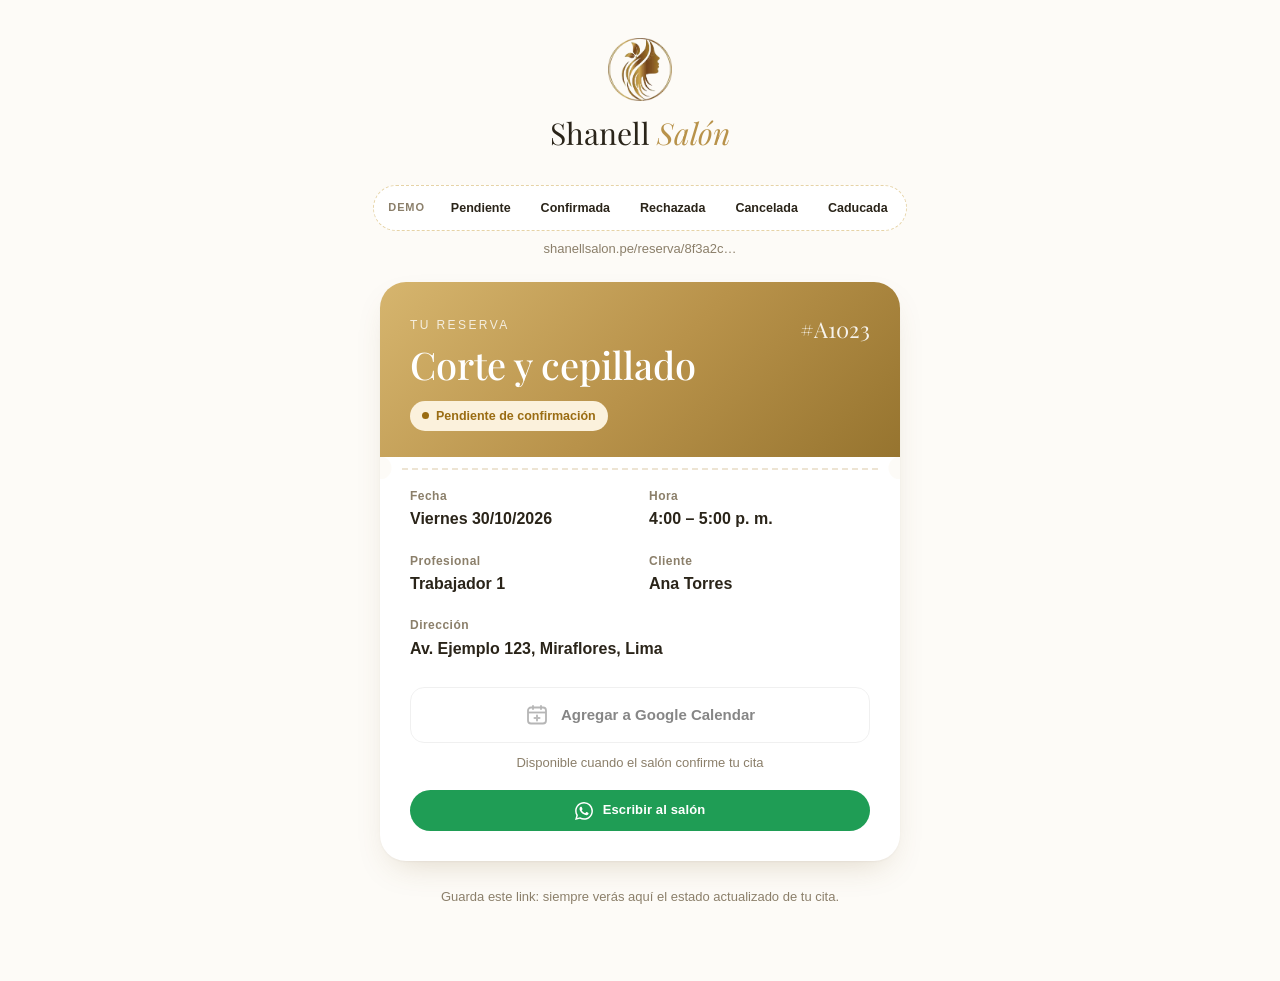
<file: reserva.html>
<!doctype html>
<html lang="es">
<head>
  <meta charset="utf-8">
  <meta name="viewport" content="width=device-width, initial-scale=1">
  <title>Tu reserva · Shanell Salón</title>
  <meta name="robots" content="noindex">
  <link rel="icon" href="assets/logo.png">
  <link rel="stylesheet" href="styles.css">
  <link rel="stylesheet" href="reserva.css">
</head>
<body>

<svg width="0" height="0" style="position:absolute" aria-hidden="true">
  <symbol id="i-cal" viewBox="0 0 24 24" fill="none"><rect x="3" y="4.5" width="18" height="16" rx="3" stroke="#4e8a6b" stroke-width="1.8"/><path d="M3 9.5h18" stroke="#4e8a6b" stroke-width="1.8"/><path d="M8 3v3M16 3v3" stroke="#4e8a6b" stroke-width="1.8" stroke-linecap="round"/><path d="M12 12.5v5M9.5 15h5" stroke="#a9824f" stroke-width="2" stroke-linecap="round"/></symbol>
  <symbol id="i-wa" viewBox="0 0 24 24"><path fill="currentColor" d="M17.47 14.38c-.3-.15-1.76-.87-2.03-.97-.27-.1-.47-.15-.67.15-.2.3-.77.97-.94 1.16-.17.2-.35.22-.64.08-.3-.15-1.26-.46-2.39-1.48-.88-.79-1.48-1.76-1.65-2.06-.17-.3-.02-.46.13-.6.13-.14.3-.35.45-.52.15-.18.2-.3.3-.5.1-.2.05-.37-.03-.52-.07-.15-.67-1.61-.92-2.2-.24-.59-.49-.5-.67-.51h-.57c-.2 0-.52.07-.79.37-.27.3-1.04 1.02-1.04 2.48 0 1.46 1.07 2.88 1.21 3.07.15.2 2.1 3.2 5.08 4.49.71.31 1.26.49 1.7.63.71.22 1.36.19 1.87.12.57-.09 1.76-.72 2-1.42.25-.69.25-1.29.17-1.41-.07-.12-.27-.2-.57-.35m-5.42 7.4h-.01a9.87 9.87 0 0 1-5.03-1.38l-.36-.21-3.74.98 1-3.65-.24-.37a9.86 9.86 0 0 1-1.51-5.26c0-5.45 4.44-9.88 9.89-9.88 2.64 0 5.12 1.03 6.99 2.9a9.83 9.83 0 0 1 2.89 6.99c0 5.45-4.44 9.88-9.88 9.88m8.41-18.3A11.82 11.82 0 0 0 12.05 0C5.5 0 .16 5.34.16 11.89c0 2.1.55 4.14 1.59 5.95L.06 24l6.3-1.65a11.88 11.88 0 0 0 5.68 1.45h.01c6.55 0 11.89-5.34 11.89-11.89 0-3.18-1.24-6.16-3.48-8.41Z"/></symbol>
</svg>

<div class="res-page">
  <a href="index.html" class="res-brand"><img src="assets/logo.png" alt="" style="width:64px;margin:0 auto 8px;display:block">Shanell <em>Salón</em></a>

  <!-- Solo para la presentación: cambiar de estado -->
  <nav class="demo-bar" aria-label="Estados de demostración">
    <span>Demo</span>
    <a href="#pendiente">Pendiente</a>
    <a href="#confirmada">Confirmada</a>
    <a href="#rechazada">Rechazada</a>
    <a href="#cancelada">Cancelada</a>
    <a href="#caducada">Caducada</a>
  </nav>
  <p class="res-foot" style="margin:0 0 22px">shanellsalon.pe/reserva/8f3a2c…</p>

  <!-- ===== CONFIRMADA ===== -->
  <section class="vista" id="confirmada">
    <article class="ticket">
      <header class="ticket-top">
        <small>Tu reserva</small>
        <span class="code">#A1023</span>
        <h1>Corte y cepillado</h1>
        <span class="pill confirmada">Confirmada</span>
      </header>
      <div class="ticket-cut"></div>
      <div class="ticket-body">
        <div class="kv">
          <div><small>Fecha</small><b>Viernes 30/10/2026</b></div>
          <div><small>Hora</small><b>4:00 – 5:00 p. m.</b></div>
          <div><small>Profesional</small><b>Trabajador 1</b></div>
          <div><small>Cliente</small><b>Ana Torres</b></div>
          <div class="full"><small>Dirección</small><b>Av. Ejemplo 123, Miraflores, Lima</b></div>
        </div>
        <a class="gcal" href="https://calendar.google.com/calendar/render?action=TEMPLATE&amp;text=Corte+y+cepillado+-+Shanell+Sal%C3%B3n&amp;dates=20261030T160000%2F20261030T170000&amp;ctz=America%2FLima&amp;details=Con%3A+Trabajador+1%0AC%C3%B3digo%3A+%23A1023&amp;location=Av.+Ejemplo+123%2C+Miraflores%2C+Lima" target="_blank" rel="noopener"><svg><use href="#i-cal"/></svg> Agregar a Google Calendar</a>
        <div class="res-actions">
          <a class="btn btn-ghost btn-sm" href="https://maps.google.com/?q=Miraflores,Lima" target="_blank" rel="noopener">Cómo llegar</a>
          <a class="btn btn-wa btn-sm" href="https://wa.me/51999999999?text=Hola%2C%20quisiera%20informaci%C3%B3n%20sobre%20sus%20servicios%20%E2%9C%A8" target="_blank" rel="noopener"><svg><use href="#i-wa"/></svg> Escribir al salón</a>
        </div>
      </div>
    </article>
  </section>

  <!-- ===== RECHAZADA ===== -->
  <section class="vista" id="rechazada">
    <article class="ticket">
      <header class="ticket-top">
        <small>Tu reserva</small>
        <span class="code">#A1023</span>
        <h1>Corte y cepillado</h1>
        <span class="pill rechazada">Rechazada</span>
      </header>
      <div class="ticket-cut"></div>
      <div class="ticket-body">
        <div class="kv">
          <div><small>Fecha</small><b>Viernes 30/10/2026</b></div>
          <div><small>Hora</small><b>4:00 – 5:00 p. m.</b></div>
          <div><small>Profesional</small><b>Trabajador 1</b></div>
          <div><small>Cliente</small><b>Ana Torres</b></div>
        </div>
        <div class="notice bad">El salón no pudo aceptar esta reserva. Puedes elegir otro horario o escribirnos para coordinar.</div>
        <div class="res-actions">
          <a class="btn btn-dark btn-sm" href="index.html#reservar">Reservar otra hora</a>
          <a class="btn btn-wa btn-sm" href="https://wa.me/51999999999?text=Hola%2C%20quisiera%20informaci%C3%B3n%20sobre%20sus%20servicios%20%E2%9C%A8" target="_blank" rel="noopener"><svg><use href="#i-wa"/></svg> Escribir</a>
        </div>
      </div>
    </article>
  </section>

  <!-- ===== CANCELADA ===== -->
  <section class="vista" id="cancelada">
    <article class="ticket">
      <header class="ticket-top">
        <small>Tu reserva</small>
        <span class="code">#A1023</span>
        <h1>Corte y cepillado</h1>
        <span class="pill cancelada">Cancelada</span>
      </header>
      <div class="ticket-cut"></div>
      <div class="ticket-body">
        <div class="kv">
          <div><small>Fecha</small><b>Viernes 30/10/2026</b></div>
          <div><small>Hora</small><b>4:00 – 5:00 p. m.</b></div>
          <div><small>Profesional</small><b>Trabajador 1</b></div>
          <div><small>Cliente</small><b>Ana Torres</b></div>
        </div>
        <div class="notice neutral">Esta cita fue cancelada. Si la agregaste a tu calendario, recuerda eliminarla.</div>
        <div class="res-actions">
          <a class="btn btn-dark btn-sm" href="index.html#reservar">Hacer una nueva reserva</a>
        </div>
      </div>
    </article>
  </section>

  <!-- ===== CADUCADA ===== -->
  <section class="vista" id="caducada">
    <article class="ticket expired">
      <div class="icon">⌛</div>
      <h1>Esta reserva ya no está disponible</h1>
      <p>La fecha de esta cita ya pasó. ¡Gracias por visitarnos!</p>
      <a class="btn btn-dark" href="index.html#reservar">Reservar de nuevo</a>
    </article>
  </section>

  <!-- ===== PENDIENTE (vista por defecto, debe ir al final) ===== -->
  <section class="vista vista-default" id="pendiente">
    <article class="ticket">
      <header class="ticket-top">
        <small>Tu reserva</small>
        <span class="code">#A1023</span>
        <h1>Corte y cepillado</h1>
        <span class="pill pendiente">Pendiente de confirmación</span>
      </header>
      <div class="ticket-cut"></div>
      <div class="ticket-body">
        <div class="kv">
          <div><small>Fecha</small><b>Viernes 30/10/2026</b></div>
          <div><small>Hora</small><b>4:00 – 5:00 p. m.</b></div>
          <div><small>Profesional</small><b>Trabajador 1</b></div>
          <div><small>Cliente</small><b>Ana Torres</b></div>
          <div class="full"><small>Dirección</small><b>Av. Ejemplo 123, Miraflores, Lima</b></div>
        </div>
        <span class="gcal disabled" aria-disabled="true"><svg><use href="#i-cal"/></svg> Agregar a Google Calendar</span>
        <p class="gcal-hint">Disponible cuando el salón confirme tu cita</p>
        <div class="res-actions">
          <a class="btn btn-wa btn-sm" href="https://wa.me/51999999999?text=Hola%2C%20quisiera%20informaci%C3%B3n%20sobre%20sus%20servicios%20%E2%9C%A8" target="_blank" rel="noopener"><svg><use href="#i-wa"/></svg> Escribir al salón</a>
        </div>
      </div>
    </article>
  </section>

  <p class="res-foot">Guarda este link: siempre verás aquí el estado actualizado de tu cita.</p>
</div>

</body>
</html>
</file>
<file: styles.css>
/* =========================================================
   Tu Salón — Maqueta visual (HTML + CSS)
   Tokens, base y componentes compartidos
   ========================================================= */
@import url("https://fonts.googleapis.com/css2?family=Playfair+Display:ital,wght@0,400;0,500;0,600;1,400;1,500&display=swap");

:root {
  /* Paleta blanco + dorado */
  --bg: #fdfbf7;
  --surface: #ffffff;
  --surface-2: #f7f1e6;
  --ink: #2a2419;
  --ink-soft: #4a4130;
  --muted: #8b7f6a;
  --line: #ede4d3;
  --gold: #b8924a;
  --gold-dark: #94732f;
  --gold-soft: #e6d3a6;
  --gold-tint: #f6eedd;
  --gold-grad: linear-gradient(135deg, #d6b56e 0%, #b8924a 52%, #96742f 100%);
  --rose: #c9a45c;
  --deep: #2a2419;

  /* estados de cita */
  --st-pendiente: #d9a441;
  --st-pendiente-bg: #fbf1dc;
  --st-confirmada: #4e8a6b;
  --st-confirmada-bg: #e3f0e8;
  --st-rechazada: #b5544a;
  --st-rechazada-bg: #f6e1dd;
  --st-cancelada: #8a8178;
  --st-cancelada-bg: #ece8e3;
  --st-atendida: #4f6fa3;
  --st-atendida-bg: #e2e9f5;

  --radius: 18px;
  --radius-sm: 10px;
  --shadow: 0 1px 2px rgba(42, 36, 25, .04), 0 14px 34px -14px rgba(120, 92, 40, .25);
  /* Títulos: Playfair Display · Textos: SF Pro en Apple, Helvetica en el resto */
  --serif: "Playfair Display", Georgia, serif;
  --sans: -apple-system, BlinkMacSystemFont, "SF Pro Text", "SF Pro Display", "Helvetica Neue", Helvetica, Arial, sans-serif;
  --wrap: 1180px;
}

*, *::before, *::after { box-sizing: border-box; }
html { scroll-behavior: smooth; }
body {
  margin: 0;
  background: var(--bg);
  color: var(--ink);
  font-family: var(--sans);
  font-size: 15.5px;
  line-height: 1.6;
  -webkit-font-smoothing: antialiased;
}
img { max-width: 100%; display: block; }
a { color: inherit; text-decoration: none; }
button, input, select { font: inherit; color: inherit; }
.wrap { width: min(var(--wrap), 100% - 32px); margin-inline: auto; }

/* ---------- Tipografía ---------- */
.eyebrow {
  display: inline-flex; align-items: center; gap: 10px;
  font-size: 12px; font-weight: 600; letter-spacing: .22em; text-transform: uppercase;
  color: var(--gold);
}
.eyebrow::before { content: ""; width: 28px; height: 1px; background: currentColor; }
.display {
  font-family: var(--serif); font-weight: 500; line-height: 1.02; letter-spacing: -.01em;
  font-size: clamp(40px, 6vw, 78px); margin: 18px 0 22px;
}
.display em { font-style: italic; color: var(--gold); font-weight: 400; }
.h2 {
  font-family: var(--serif); font-weight: 500; line-height: 1.05;
  font-size: clamp(30px, 4vw, 48px); margin: 14px 0 12px;
}
.h2 em { font-style: italic; color: var(--gold); font-weight: 400; }
.lead { color: var(--muted); font-size: 17px; max-width: 52ch; }

/* ---------- Botones ---------- */
.btn {
  display: inline-flex; align-items: center; justify-content: center; gap: 10px;
  padding: 14px 24px; border-radius: 999px; border: 1px solid transparent;
  font-weight: 600; font-size: 14.5px; letter-spacing: .01em; cursor: pointer;
  transition: transform .2s, background .2s, color .2s, border-color .2s, box-shadow .2s;
}
.btn:hover { transform: translateY(-1px); }
.btn-dark { background: var(--gold-grad); color: #fff; box-shadow: 0 8px 20px -10px rgba(150,116,47,.7); }
.btn-dark:hover { filter: brightness(1.05); }
.btn-gold { background: #fff; color: var(--gold-dark); }
.btn-gold:hover { background: var(--gold-tint); }
.btn-ghost { border-color: var(--line); background: transparent; }
.btn-ghost:hover { border-color: var(--gold); color: var(--gold-dark); }
.btn-wa { background: #1f9d55; color: #fff; }
.btn-wa:hover { background: #18864a; }
.btn-sm { padding: 9px 16px; font-size: 13px; }
.btn-block { width: 100%; }
.btn svg { width: 18px; height: 18px; flex: none; }

/* ---------- Placeholders de foto ---------- */
.ph {
  position: relative; overflow: hidden; border-radius: var(--radius);
  background:
    radial-gradient(120% 90% at 20% 10%, rgba(255,255,255,.55), transparent 55%),
    linear-gradient(150deg, #d8c3aa, #b8977a 55%, #8e6f58);
}
.ph.alt { background: radial-gradient(120% 90% at 80% 0%, rgba(255,255,255,.5), transparent 55%), linear-gradient(160deg, #e4cfc6, #c39b8d 60%, #9a7166); }
.ph.dark { background: radial-gradient(100% 80% at 30% 0%, rgba(255,255,255,.18), transparent 60%), linear-gradient(160deg, #5a4a3f, #2c2420); }
.ph.sage { background: radial-gradient(120% 90% at 30% 0%, rgba(255,255,255,.45), transparent 60%), linear-gradient(160deg, #d6d4c2, #a9a68c 60%, #7c7a63); }
.ph-label {
  position: absolute; left: 14px; bottom: 12px;
  font-size: 11px; letter-spacing: .18em; text-transform: uppercase; color: rgba(255,255,255,.85);
}

/* ---------- Pills de estado ---------- */
.pill {
  display: inline-flex; align-items: center; gap: 7px;
  padding: 5px 12px; border-radius: 999px; font-size: 12.5px; font-weight: 600;
}
.pill::before { content: ""; width: 7px; height: 7px; border-radius: 50%; background: currentColor; }
.pill.pendiente { color: #9a6c12; background: var(--st-pendiente-bg); }
.pill.confirmada { color: var(--st-confirmada); background: var(--st-confirmada-bg); }
.pill.rechazada { color: var(--st-rechazada); background: var(--st-rechazada-bg); }
.pill.cancelada { color: var(--st-cancelada); background: var(--st-cancelada-bg); }
.pill.atendida { color: var(--st-atendida); background: var(--st-atendida-bg); }

/* ---------- Formularios ---------- */
.field { display: grid; gap: 7px; }
.field label { font-size: 13px; font-weight: 600; color: var(--ink-soft); }
.input {
  width: 100%; padding: 13px 16px; border-radius: 12px; border: 1px solid var(--line);
  background: var(--surface); outline: none; transition: border-color .2s, box-shadow .2s;
}
.input:focus { border-color: var(--gold); box-shadow: 0 0 0 4px rgba(169,130,79,.15); }

/* ---------- Modal (:target) ---------- */
.modal {
  position: fixed; inset: 0; z-index: 100; display: none;
  align-items: center; justify-content: center; padding: 20px;
  background: rgba(31,27,23,.45); backdrop-filter: blur(4px);
}
.modal:target { display: flex; }
.modal-box {
  position: relative; width: min(620px, 100%); max-height: calc(100vh - 40px); overflow: auto;
  background: var(--surface); border-radius: 22px; padding: 32px; box-shadow: var(--shadow);
  animation: pop .25s ease;
}
.modal-close {
  position: absolute; top: 16px; right: 16px; width: 36px; height: 36px; border-radius: 50%;
  display: grid; place-items: center; background: var(--surface-2); font-size: 20px; line-height: 1;
}
@keyframes pop { from { opacity: 0; transform: translateY(10px) scale(.98); } }

/* ---------- Íconos sociales ---------- */
.socials { display: flex; gap: 10px; flex-wrap: wrap; }
.social {
  width: 44px; height: 44px; border-radius: 50%; display: grid; place-items: center;
  border: 1px solid var(--line); transition: background .2s, color .2s, border-color .2s;
}
.social:hover { background: var(--gold); color: #fff; border-color: var(--gold); }
.social svg { width: 19px; height: 19px; }

/* ---------- Fotos ---------- */
.ph-photo { background-color: var(--surface-2); background-size: cover; background-position: center; background-repeat: no-repeat; }
.ph-photo .ph-label { z-index: 1; text-shadow: 0 1px 6px rgba(0,0,0,.35); }
.ph-photo:has(.ph-label)::after { content: ""; position: absolute; inset: 0; background: linear-gradient(to top, rgba(42,36,25,.45), transparent 45%); }
</file>
<file: reserva.css>
/* =========================================================
   Página del link de reserva  (/reserva/:token)
   ========================================================= */
.res-page { min-height: 100vh; padding: 28px 16px 60px; display: flex; flex-direction: column; align-items: center; }
.res-brand { font-family: var(--serif); font-size: 30px; margin: 10px 0 28px; }
.res-brand em { color: var(--gold); }

/* barra solo para la presentación */
.demo-bar {
  display: flex; flex-wrap: wrap; gap: 6px; align-items: center; justify-content: center;
  padding: 6px; border-radius: 999px; background: var(--surface); border: 1px dashed var(--gold-soft);
  font-size: 12.5px; margin-bottom: 8px;
}
.demo-bar span { padding: 0 8px; color: var(--muted); font-weight: 600; letter-spacing: .08em; text-transform: uppercase; font-size: 11px; }
.demo-bar a { padding: 6px 12px; border-radius: 999px; font-weight: 600; }
.demo-bar a:hover { background: var(--surface-2); }

.vista { display: none; width: min(520px, 100%); }
.vista:target, .vista-default { display: block; }
.vista:target ~ .vista-default { display: none; }

.ticket { background: var(--surface); border-radius: 26px; box-shadow: var(--shadow); overflow: hidden; }
.ticket-top { padding: 30px 30px 26px; background: var(--deep); color: #f3ece3; position: relative; }
.ticket-top small { font-size: 12px; letter-spacing: .2em; text-transform: uppercase; color: #b2a597; }
.ticket-top h1 { font-family: var(--serif); font-weight: 500; font-size: 38px; line-height: 1.05; margin: 8px 0 16px; }
.ticket-top .code { position: absolute; top: 30px; right: 30px; font-family: var(--serif); font-size: 22px; color: var(--gold-soft); }
.ticket-cut { height: 22px; background: radial-gradient(circle at 0 50%, var(--bg) 11px, transparent 12px) left / 22px 22px no-repeat, radial-gradient(circle at 100% 50%, var(--bg) 11px, transparent 12px) right / 22px 22px no-repeat, var(--surface); position: relative; }
.ticket-cut::after { content: ""; position: absolute; left: 22px; right: 22px; top: 50%; border-top: 2px dashed var(--line); }
.ticket-body { padding: 8px 30px 30px; }
.kv { display: grid; grid-template-columns: 1fr 1fr; gap: 20px 18px; }
.kv div small { display: block; font-size: 12px; color: var(--muted); font-weight: 600; letter-spacing: .04em; }
.kv div b { font-size: 16px; font-weight: 600; }
.kv .full { grid-column: 1 / -1; }

.gcal {
  margin-top: 26px; display: flex; align-items: center; justify-content: center; gap: 12px; width: 100%;
  padding: 15px 20px; border-radius: 14px; border: 1px solid var(--line); background: #fff;
  font-weight: 600; font-size: 15px; transition: box-shadow .2s, transform .2s;
}
.gcal:hover { box-shadow: var(--shadow); transform: translateY(-1px); }
.gcal svg { width: 24px; height: 24px; }
.gcal.disabled { filter: grayscale(1); opacity: .55; pointer-events: none; cursor: not-allowed; }
.gcal-hint { text-align: center; font-size: 13px; color: var(--muted); margin: 10px 0 0; }

.notice { margin-top: 24px; padding: 16px 18px; border-radius: 14px; font-size: 14px; }
.notice.bad { background: var(--st-rechazada-bg); color: #7d3a32; }
.notice.neutral { background: var(--st-cancelada-bg); color: #5a534c; }

.res-actions { display: flex; gap: 10px; margin-top: 16px; }
.res-actions .btn { flex: 1; }

.expired { text-align: center; padding: 56px 32px; }
.expired .icon { width: 64px; height: 64px; border-radius: 50%; margin: 0 auto 18px; display: grid; place-items: center; background: var(--surface-2); font-size: 28px; }
.expired h1 { font-family: var(--serif); font-weight: 500; font-size: 32px; margin: 0 0 8px; }
.expired p { color: var(--muted); margin: 0 0 24px; }

.res-foot { margin-top: 26px; font-size: 13px; color: var(--muted); text-align: center; }

/* =========== Tema blanco + dorado =========== */
.res-brand em { color: var(--gold); }
.ticket-top { background: var(--gold-grad); color: #fff; }
.ticket-top small { color: rgba(255,255,255,.8); }
.ticket-top .code { color: #fff; opacity: .9; }
.demo-bar { border-color: var(--gold-soft); }
</file>
